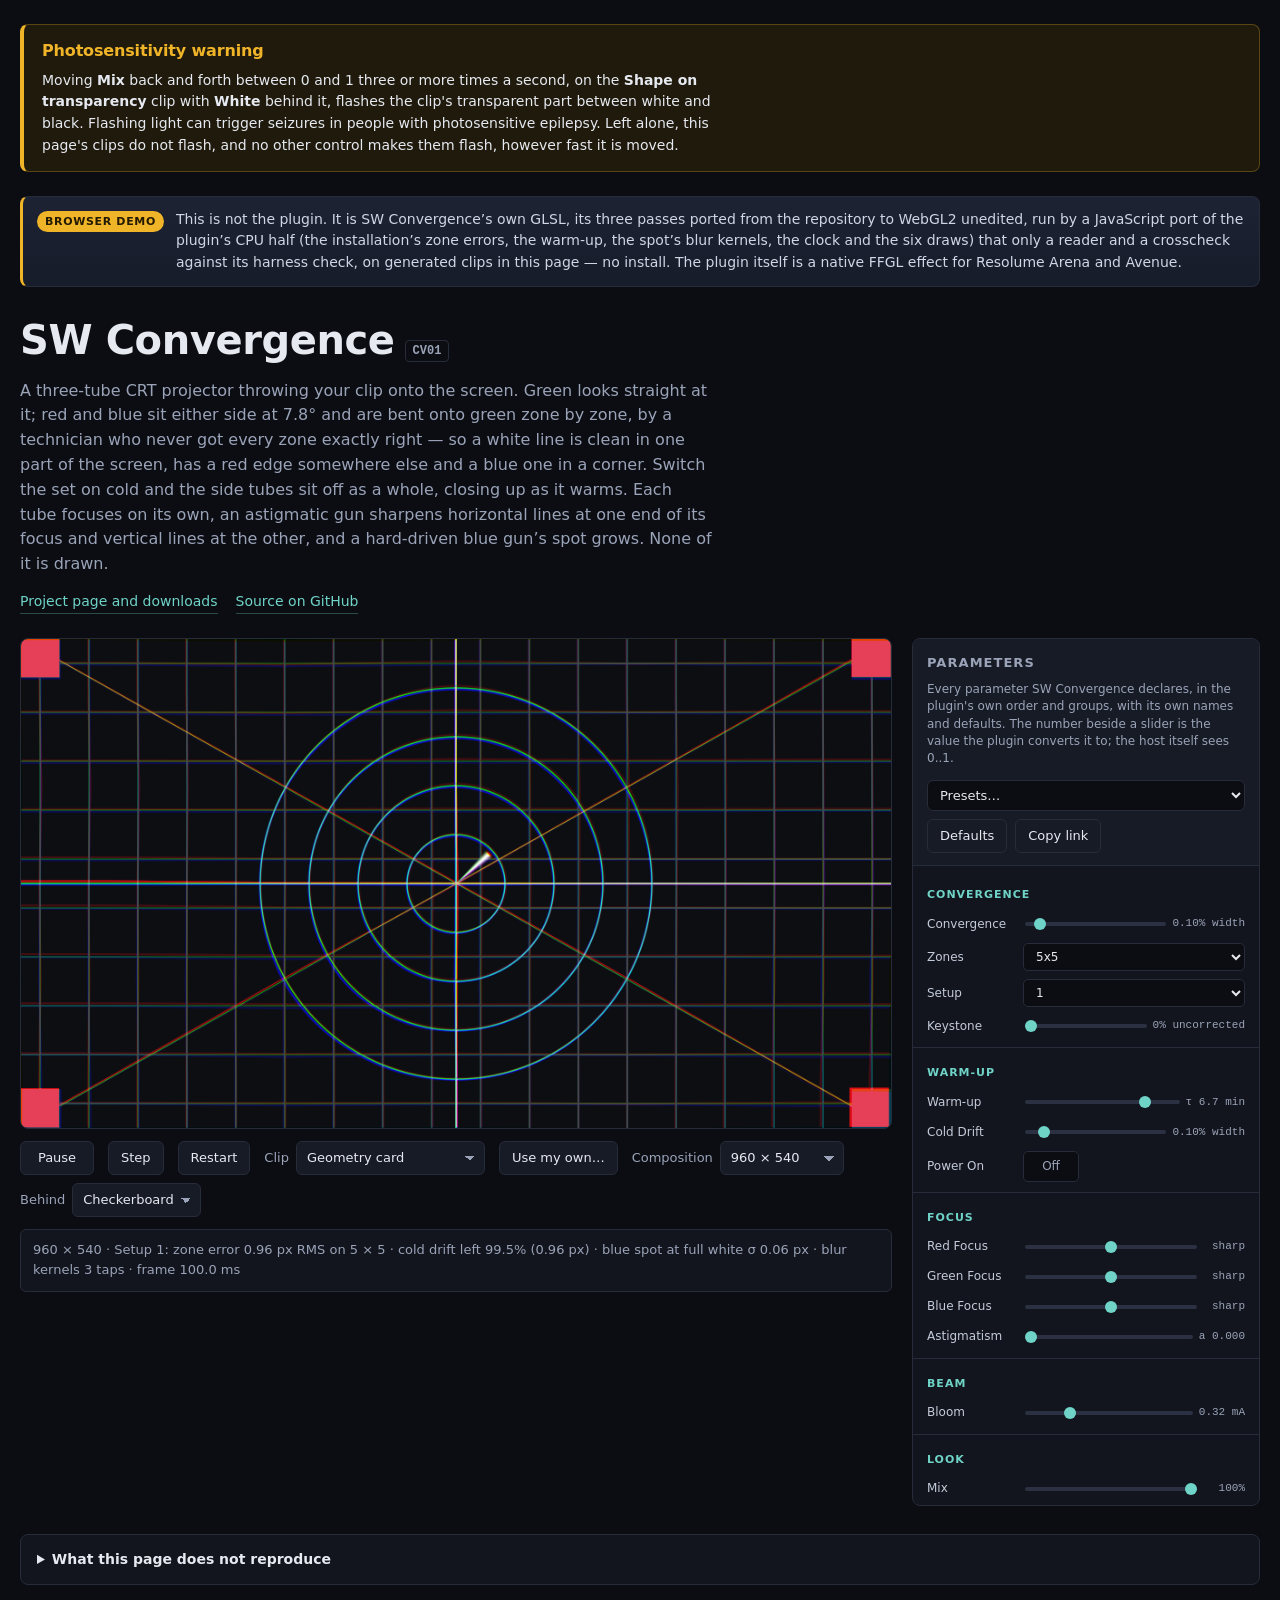
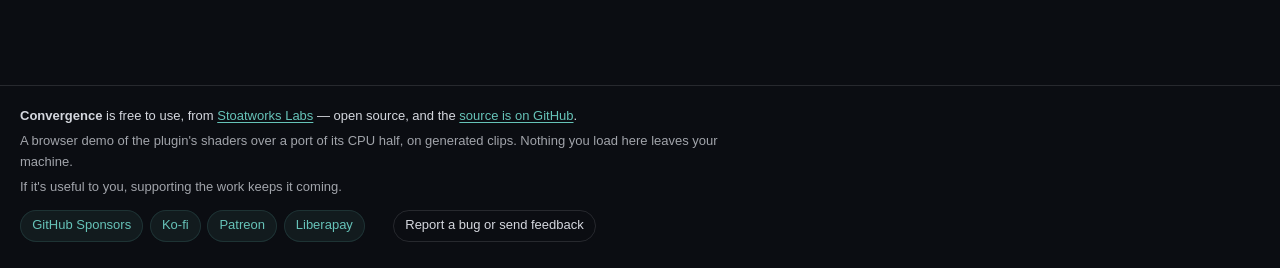
<file: demo/index.html>
<!doctype html>
<html lang="en">
  <head>
    <meta charset="utf-8" />
    <meta name="viewport" content="width=device-width, initial-scale=1" />
    <title>SW Convergence — browser demo | Stoatworks Labs</title>
    <meta name="description" content="Try SW Convergence, an FFGL effect for Resolume, in your browser: a three-tube CRT projector throwing the clip onto the screen, its red and blue tubes converged onto green zone by zone with a technician's error at every zone point, drifting as the set warms, each tube focused on its own and the blue spot growing with its current. The plugin's own GLSL, ported to WebGL2 unedited, run by a JavaScript port of its CPU half. A demo, not the plugin." />
    <link rel="icon" href="data:," />
    <link rel="stylesheet" href="./vendor/kit.css" />
    <link rel="stylesheet" href="./convergence.css" />
    <link rel="canonical" href="https://convergence-demo.stoatworks-labs.com/" />
    <meta name="project-page" content="https://stoatworks-labs.com/software/convergence/" />
    <meta property="og:type" content="website" />
    <meta property="og:site_name" content="Stoatworks Labs" />
    <meta property="og:title" content="SW Convergence — browser demo | Stoatworks Labs" />
    <meta property="og:description" content="Try SW Convergence, an FFGL effect for Resolume, in your browser: a three-tube CRT projector throwing the clip onto the screen, its red and blue tubes converged onto green zone by zone with a technician's error at every zone point, drifting as the set warms, each tube focused on its own and the blue spot growing with its current. The plugin's own GLSL, ported to WebGL2 unedited, run by a JavaScript port of its CPU half. A demo, not the plugin." />
    <meta property="og:url" content="https://convergence-demo.stoatworks-labs.com/" />
    <meta property="og:image" content="https://stoatworks-labs.com/thumbs/convergence.png" />
    <meta property="og:image:width" content="1280" />
    <meta property="og:image:height" content="720" />
    <meta property="og:image:alt" content="SW Convergence" />
    <meta name="twitter:card" content="summary_large_image" />
  </head>
  <body data-plugin="convergence">
    <section class="cv-warning" id="photosensitivity" aria-labelledby="cv-warning-title">
      <h2 class="cv-warning__title" id="cv-warning-title">Photosensitivity warning</h2>
      <p>
        Moving <strong>Mix</strong> back and forth between 0 and 1 three or more times a second,
        on the <strong>Shape on transparency</strong> clip with <strong>White</strong> behind it,
        flashes the clip's transparent part between white and black. Flashing light can trigger seizures
        in people with photosensitive epilepsy. Left alone, this page's clips do not flash, and
        no other control makes them flash, however fast it is moved.
      </p>
    </section>

    <main id="demo">
      <noscript>
        <h1>SW Convergence</h1>
        <p>
          An FFGL effect that throws your clip through a three-tube CRT
          projector. The green tube looks straight at the screen; the red and
          blue tubes sit either side at 7.8° and are bent onto green zone by
          zone, by a technician who never got every zone exactly right, so a
          white line is clean in one part of the screen and has a red or blue
          edge in another. Switch the set on cold and the side tubes sit off as
          a whole, closing up as it warms. Each tube focuses on its own, an
          astigmatic gun sharpens horizontal lines at one end of its focus and
          vertical lines at the other, and a hard-driven blue gun's spot grows.
          None of it is drawn.
        </p>
        <p>
          This demo runs the plugin's shaders and a port of its CPU half in
          your browser, so it needs JavaScript and WebGL2 with float render
          targets. The plugin itself, its downloads and its user guide are on
          <a href="https://stoatworks-labs.com/software/convergence/">its project page</a>.
        </p>
        <ul>
          <li><a href="https://stoatworks-labs.com/software/convergence/">Project page and downloads</a></li>
          <li><a href="https://stoatworks-labs.com/software/convergence/guide/">User guide</a></li>
          <li><a href="https://github.com/stoatworks-labs/convergence">Source on GitHub</a></li>
        </ul>
      </noscript>
    </main>

    <script type="module" src="./plugin.js"></script>
    <script
      src="./vendor/support-footer.js"
      defer
      data-app="Convergence"
      data-repo="https://github.com/stoatworks-labs/convergence"
      data-note="A browser demo of the plugin's shaders over a port of its CPU half, on generated clips. Nothing you load here leaves your machine."
    ></script>
  </body>
</html>
</file>
<file: demo/vendor/kit.css>
/**
 * Shared styling for the Resolume plugin demos.
 *
 * Dark, because that is what these effects are looked at in and because a
 * picture with real blacks in it needs somewhere dark to sit. The inspector on
 * the right is laid out the way a host's parameter panel is — name on the left,
 * control and value on the right, grouped under headings — but it deliberately
 * does not imitate Resolume's own chrome. It is a stand-in for the host's
 * inspector, and a page that looked like a screenshot of Arena would be
 * claiming to be something it is not.
 *
 * No colour variables from the website: these pages are their own thing and the
 * navy is used only for the frame. `--sw-support-accent` is read by the shared
 * support footer.
 */

:root {
  --bg: #0b0d12;
  --panel: #12151d;
  --panel-2: #171b25;
  --line: #262c3a;
  --text: #e6e9f0;
  --muted: #9aa3b8;
  --accent: #6fd3c7;
  --accent-dim: #2a4d4a;
  --warn: #f0b429;
  --error: #ff6b6b;
  --navy: #1b2a4a;
  --sw-support-accent: #6fd3c7;

  color-scheme: dark;
}

* { box-sizing: border-box; }

body {
  margin: 0;
  background: var(--bg);
  color: var(--text);
  font: 15px/1.55 ui-sans-serif, system-ui, -apple-system, "Segoe UI", Roboto, Helvetica, Arial, sans-serif;
  -webkit-font-smoothing: antialiased;
}

#demo {
  max-width: 1400px;
  margin: 0 auto;
  padding: 24px 20px 60px;
}

a { color: var(--accent); }
a:hover { color: #9ae7dd; }

h1, h2, h3 { margin: 0; font-weight: 650; letter-spacing: -0.01em; }

/* ---- header -------------------------------------------------------------- */

.banner {
  display: flex;
  gap: 12px;
  align-items: flex-start;
  padding: 12px 14px;
  margin-bottom: 22px;
  background: linear-gradient(180deg, #1d2334, #171c2a);
  border: 1px solid var(--line);
  border-left: 3px solid var(--warn);
  border-radius: 8px;
}

.banner__tag {
  flex: 0 0 auto;
  padding: 2px 8px;
  border-radius: 999px;
  background: var(--warn);
  color: #241a00;
  font-size: 11px;
  font-weight: 700;
  letter-spacing: 0.06em;
  text-transform: uppercase;
  white-space: nowrap;
  margin-top: 2px;
}

.banner__text { margin: 0; color: #cfd6e6; font-size: 14px; }

.head__title { display: flex; align-items: baseline; gap: 10px; flex-wrap: wrap; }
.head__title h1 { font-size: clamp(28px, 4vw, 40px); }

.head__id {
  font: 600 12px/1 ui-monospace, SFMono-Regular, Menlo, monospace;
  color: var(--muted);
  border: 1px solid var(--line);
  border-radius: 4px;
  padding: 4px 7px;
}

.head__tagline {
  margin: 8px 0 0;
  max-width: 68ch;
  color: var(--muted);
  font-size: 16px;
}

.head__links {
  display: flex;
  flex-wrap: wrap;
  gap: 8px 18px;
  margin: 14px 0 24px;
  font-size: 14px;
}

.head__link { text-decoration: none; border-bottom: 1px solid var(--accent-dim); }
.head__link:hover { border-bottom-color: currentColor; }

/* ---- layout -------------------------------------------------------------- */

.layout {
  display: grid;
  /* 348px is set by the widest plugin: Old Cathode declares 34 controls in four
     groups, and below this "Luma Bandwidth" and "Chroma Bandwidth" wrap. */
  grid-template-columns: minmax(0, 1fr) 348px;
  gap: 20px;
  align-items: start;
}

@media (max-width: 900px) {
  .layout { grid-template-columns: minmax(0, 1fr); }
}

/* ---- stage --------------------------------------------------------------- */

.stage { min-width: 0; }

.stage__canvas {
  position: relative;
  border: 1px solid var(--line);
  border-radius: 8px;
  overflow: hidden;
  line-height: 0;
}

/* What sits under the effect's own alpha. */
.stage__canvas[data-backdrop='checker'] {
  background-color: #23262e;
  background-image:
    linear-gradient(45deg, #191c23 25%, transparent 25%),
    linear-gradient(-45deg, #191c23 25%, transparent 25%),
    linear-gradient(45deg, transparent 75%, #191c23 75%),
    linear-gradient(-45deg, transparent 75%, #191c23 75%);
  background-size: 24px 24px;
  background-position: 0 0, 0 12px, 12px -12px, -12px 0;
}
.stage__canvas[data-backdrop='black'] { background: #000; }
.stage__canvas[data-backdrop='white'] { background: #fff; }

.stage__gl {
  display: block;
  width: 100%;
  height: auto;
  max-width: 100%;
}

.stage__status {
  margin: 12px 0 0;
  padding: 10px 12px;
  border-radius: 6px;
  background: var(--panel);
  border: 1px solid var(--line);
  color: var(--muted);
  font-size: 13px;
}

.stage__status.is-error {
  border-color: #5a2530;
  background: #23151a;
  color: #ffb4b4;
}

/* ---- transport ----------------------------------------------------------- */

.transport {
  display: flex;
  flex-wrap: wrap;
  align-items: center;
  gap: 8px 14px;
  margin-top: 12px;
}

.btn {
  appearance: none;
  border: 1px solid var(--line);
  background: var(--panel-2);
  color: var(--text);
  border-radius: 6px;
  padding: 6px 12px;
  font: inherit;
  font-size: 13px;
  cursor: pointer;
}

.btn:hover { border-color: #3a4256; background: #1d2230; }
.btn:focus-visible { outline: 2px solid var(--accent); outline-offset: 2px; }

.btn--play { min-width: 74px; }

.transport__field { display: inline-flex; align-items: center; gap: 7px; font-size: 13px; }
.transport__label { color: var(--muted); }

.transport__select {
  appearance: none;
  border: 1px solid var(--line);
  background: var(--panel-2);
  color: var(--text);
  border-radius: 6px;
  padding: 6px 26px 6px 10px;
  font: inherit;
  font-size: 13px;
  cursor: pointer;
  background-image: linear-gradient(45deg, transparent 50%, var(--muted) 50%),
                    linear-gradient(135deg, var(--muted) 50%, transparent 50%);
  background-position: calc(100% - 14px) 50%, calc(100% - 9px) 50%;
  background-size: 5px 5px, 5px 5px;
  background-repeat: no-repeat;
}

.transport__file { cursor: pointer; }
.transport__file .btn { display: inline-block; }

/* ---- inspector ----------------------------------------------------------- */

.inspector {
  background: var(--panel);
  border: 1px solid var(--line);
  border-radius: 8px;
  overflow: hidden;
  position: sticky;
  top: 16px;
  max-height: calc(100vh - 32px);
  display: flex;
  flex-direction: column;
}

@media (max-width: 900px) {
  .inspector { position: static; max-height: none; }
}

.inspector__head {
  padding: 14px 14px 12px;
  border-bottom: 1px solid var(--line);
  background: var(--panel-2);
}

.inspector__title { font-size: 13px; text-transform: uppercase; letter-spacing: 0.08em; color: var(--muted); }
.inspector__note { margin: 8px 0 0; font-size: 12px; color: var(--muted); line-height: 1.45; }

.inspector__actions { display: flex; gap: 8px; margin-top: 12px; flex-wrap: wrap; }
.inspector__presets {
  flex: 1 1 auto;
  min-width: 0;
  border: 1px solid var(--line);
  background: var(--bg);
  color: var(--text);
  border-radius: 6px;
  padding: 6px 8px;
  font: inherit;
  font-size: 13px;
}

.inspector__body { overflow-y: auto; padding: 4px 0 10px; }

.pgroup { padding: 6px 0; }
.pgroup + .pgroup { border-top: 1px solid var(--line); }

.pgroup__name {
  font-size: 11px;
  text-transform: uppercase;
  letter-spacing: 0.09em;
  color: var(--accent);
  padding: 10px 14px 6px;
}

/* ---- one parameter ------------------------------------------------------- */

/* The third column is `auto` rather than a fixed width because a readout may be
   a word — Porthole's Projection names the lens it has landed on ("equidistant"),
   which is the whole point of that control. A fixed column clipped it. */
.prow {
  display: grid;
  grid-template-columns: 88px minmax(40px, 1fr) auto;
  align-items: center;
  gap: 8px;
  padding: 4px 14px;
}

.prow--option,
.prow--boolean,
.prow--text,
.prow--colour { grid-template-columns: 88px minmax(0, 1fr); }

.prow__name {
  font-size: 12px;
  color: #c3cad9;
  overflow-wrap: anywhere;
  cursor: default;
}

.prow__value {
  font: 500 11px/1 ui-monospace, SFMono-Regular, Menlo, monospace;
  color: var(--muted);
  text-align: right;
  cursor: help;
  white-space: nowrap;
  min-width: 42px;
  max-width: 104px;
  overflow: hidden;
  text-overflow: ellipsis;
}

.prow__slider {
  appearance: none;
  width: 100%;
  height: 18px;
  background: transparent;
  cursor: ew-resize;
}

.prow__slider::-webkit-slider-runnable-track {
  height: 4px;
  border-radius: 2px;
  background: #2b3142;
}
.prow__slider::-moz-range-track { height: 4px; border-radius: 2px; background: #2b3142; }

.prow__slider::-webkit-slider-thumb {
  appearance: none;
  width: 12px;
  height: 12px;
  margin-top: -4px;
  border-radius: 50%;
  background: var(--accent);
  border: none;
}
.prow__slider::-moz-range-thumb {
  width: 12px; height: 12px; border-radius: 50%; background: var(--accent); border: none;
}
.prow__slider:focus-visible { outline: 2px solid var(--accent); outline-offset: 3px; }

.prow__select,
.prow__text {
  width: 100%;
  border: 1px solid var(--line);
  background: var(--bg);
  color: var(--text);
  border-radius: 5px;
  padding: 5px 8px;
  font: inherit;
  font-size: 12px;
}

.prow__toggle {
  justify-self: start;
  min-width: 56px;
  border: 1px solid var(--line);
  background: var(--bg);
  color: var(--muted);
  border-radius: 5px;
  padding: 5px 10px;
  font: inherit;
  font-size: 12px;
  cursor: pointer;
}

.prow__toggle.is-on {
  background: var(--accent-dim);
  border-color: var(--accent);
  color: var(--text);
}

.prow__swatch {
  justify-self: start;
  width: 46px;
  height: 24px;
  padding: 0;
  border: 1px solid var(--line);
  border-radius: 5px;
  background: none;
  cursor: pointer;
}

/* ---- the honest bit ------------------------------------------------------ */

.differences {
  margin-top: 28px;
  padding: 14px 16px;
  background: var(--panel);
  border: 1px solid var(--line);
  border-radius: 8px;
  font-size: 14px;
  color: var(--muted);
}

.differences summary {
  cursor: pointer;
  color: var(--text);
  font-weight: 600;
  font-size: 14px;
}

.differences ul { margin: 10px 0 0; padding-left: 20px; }
.differences li { margin-bottom: 8px; line-height: 1.5; }
.differences li:last-child { margin-bottom: 0; }

/* ---- embed mode -----------------------------------------------------------
 *
 * `?embed=1`: the rendered output and nothing else, filling the viewport, so
 * the page can be a video source — an OBS browser source, a WebLinked URL —
 * rather than something a person reads. See the long note in demo.js about why
 * dropping the banner is defensible here and only here.
 *
 * The `:not(#demo)` rule is doing real work: the support footer is injected as
 * a sibling of #demo by a separate deferred script, so hiding body's other
 * children is the only thing that reliably catches it without this file having
 * to know its class name.
 */
body[data-embed] {
  margin: 0;
  padding: 0;
  background: #000;
  overflow: hidden;
}

body[data-embed] > *:not(#demo) { display: none !important; }

body[data-embed] #demo {
  margin: 0;
  padding: 0;
  max-width: none;
  width: 100vw;
  height: 100vh;
  display: grid;
  place-items: center;
}

/* No border or radius: both would be burnt into the output. */
body[data-embed] .stage__canvas {
  border: 0;
  border-radius: 0;
  width: 100vw;
  height: 100vh;
}

/* `contain` rather than `cover`: letterboxing an embed is recoverable by
 * setting the consumer's raster to match, cropping it silently is not. */
body[data-embed] .stage__gl {
  width: 100%;
  height: 100%;
  object-fit: contain;
}

/* Kept reachable for a reader and a crawler while taking no pixels. This is
 * what carries the "not the plugin" statement once the banner is gone. */
.visually-hidden {
  position: absolute;
  width: 1px;
  height: 1px;
  margin: -1px;
  padding: 0;
  overflow: hidden;
  clip-path: inset(50%);
  white-space: nowrap;
  border: 0;
}
</file>
<file: demo/convergence.css>
/* The photosensitivity note above the demo (xenon's warning box, without its
   Start gate: nothing here flashes until a visitor works Mix by hand). */
.cv-warning {
  /* #demo is 1400px wide with a 20px gutter: line up with what is inside it. */
  max-width: 1360px;
  margin: 24px auto 0;
  padding: 14px 18px;
  background: #1f1a0c;
  border: 1px solid #5a4613;
  border-left: 4px solid var(--warn);
  border-radius: 8px;
}
@media (max-width: 1400px) {
  .cv-warning { margin-left: 20px; margin-right: 20px; }
}
@media (max-width: 480px) {
  .cv-warning { padding: 12px 14px; }
}
.cv-warning__title {
  font-size: 16px;
  color: var(--warn);
  margin: 0 0 4px;
}
.cv-warning p { margin: 6px 0 0; max-width: 80ch; font-size: 14px; }
</file>
